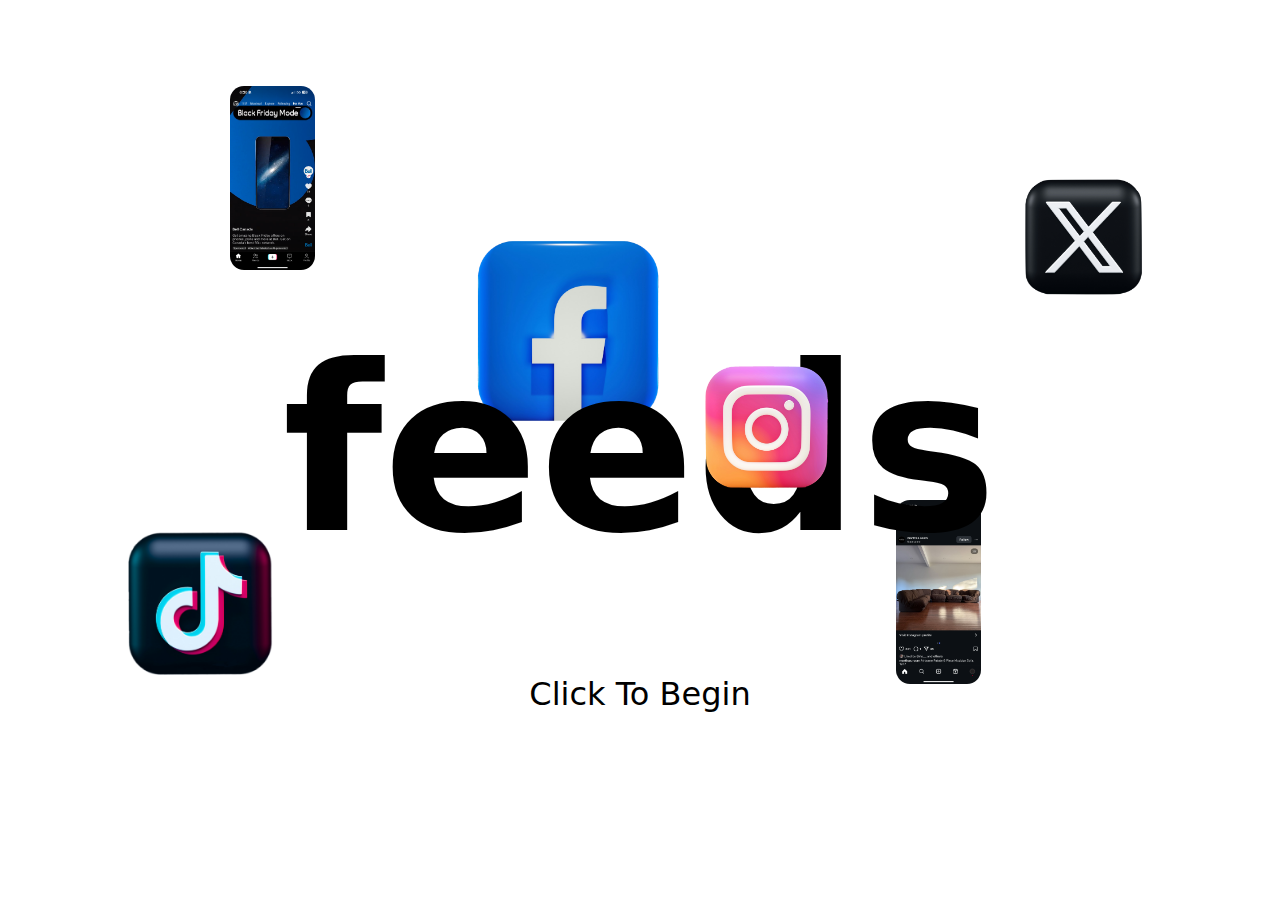
<file: feeds/index.html>
<!DOCTYPE html>
<html lang="en">
  <head>
    <meta charset="UTF-8" />
    <meta name="viewport" content="width=device-width, initial-scale=1.0" />
    <meta name="description" content="Feeds — an interactive experience exploring how social media algorithms shape what we see and who we become. Search, scroll, and discover your own curated feed." />
    <meta name="keywords" content="social media, algorithm, feed, digital identity, art project, interactive experience, TikTok, Instagram, Facebook, X, surveillance, break the feed" />
    <meta name="author" content="Ray Gordon" />
    <title>Feeds</title>
    <link rel="stylesheet" href="css/style2css.css" />
  </head>
  <body>
    <!-- HERO SECTION -->
    <section class="hero">
      <div class="title-wrapper">
        <h1 id="title">feeds</h1>
      </div>

      <div class="icons">
        <img src="imgs/tiktok.png" class="icon small" />
        <img src="imgs/facebook.png" class="icon medium" />
        <img src="imgs/instagram.png" class="icon small" />
        <img src="imgs/x.png" class="icon small" />
        <img src="imgs/instagramfeed.PNG" class="icon thin" />
        <img src="imgs/tiktokfeed.PNG" class="icon small" />
      </div>
      <a class="clickme" href="search.html" id="overrideText">
        Click To Begin
      </a>
      </div>
    </section>
    <script src="script.js"></script>
  </body>
</html>
</file>
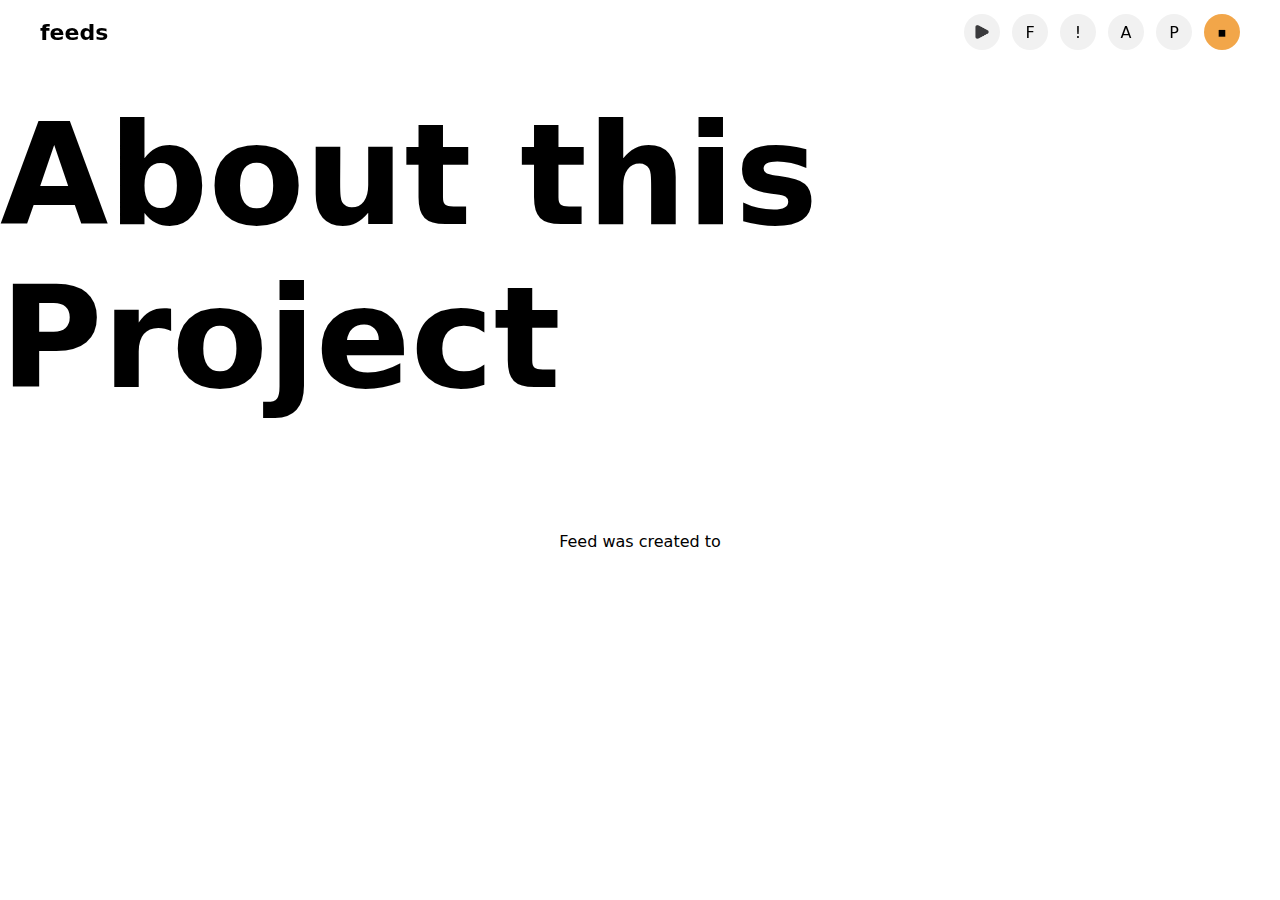
<file: feeds/about.html>
<!DOCTYPE html>
<html lang="en">
  <head>
    <meta charset="UTF-8" />
    <meta name="viewport" content="width=device-width, initial-scale=1.0" />
    <title>About</title>
    <link rel="stylesheet" href="css/break.css" />
  </head>

  <body>
    <header class="top-nav">
      <a href="index.html" class="nav-logo">feeds</a>
      <nav class="nav-icons">
        <a href="search.html" class="nav-icon">
          <img src="imgs/start.png" alt="" />
          <span class="tooltip">Search</span>
        </a>
        <a href="feed.html" class="nav-icon">
          F<span class="tooltip">Feed</span>
        </a>
        <a href="info.html" class="nav-icon">
          !<span class="tooltip">Info & Facts</span>
        </a>
        <a href="about.html" class="nav-icon">
         A<span class="tooltip">Info & Facts</span>
        </a>
        <a href="profile.html" class="nav-icon">
          P<span class="tooltip">Profile</span>
        </a>
        <a href="breakthefeed.html" class="nav-icon stop">
          ⏹ <span class="tooltip">Break the Feed</span>
        </a>
      </nav>
    </header>
    <section class="wrapper">
      <h1>About this Project</h1>
      <div class="feed-quote">
        <p id="overrideText">
            Feed was created to reveal how deeply algorithms influence our online behavior and what we see. Social media tracks and predicts everything we do, shaping our feeds without our awareness. This project exposes those systems and encourages users to think critically about the digital spaces they move through.
        </p>
      </div>

      </div>
    </section>
    <script src="script.js"></script>
  </body>
</html>
</file>
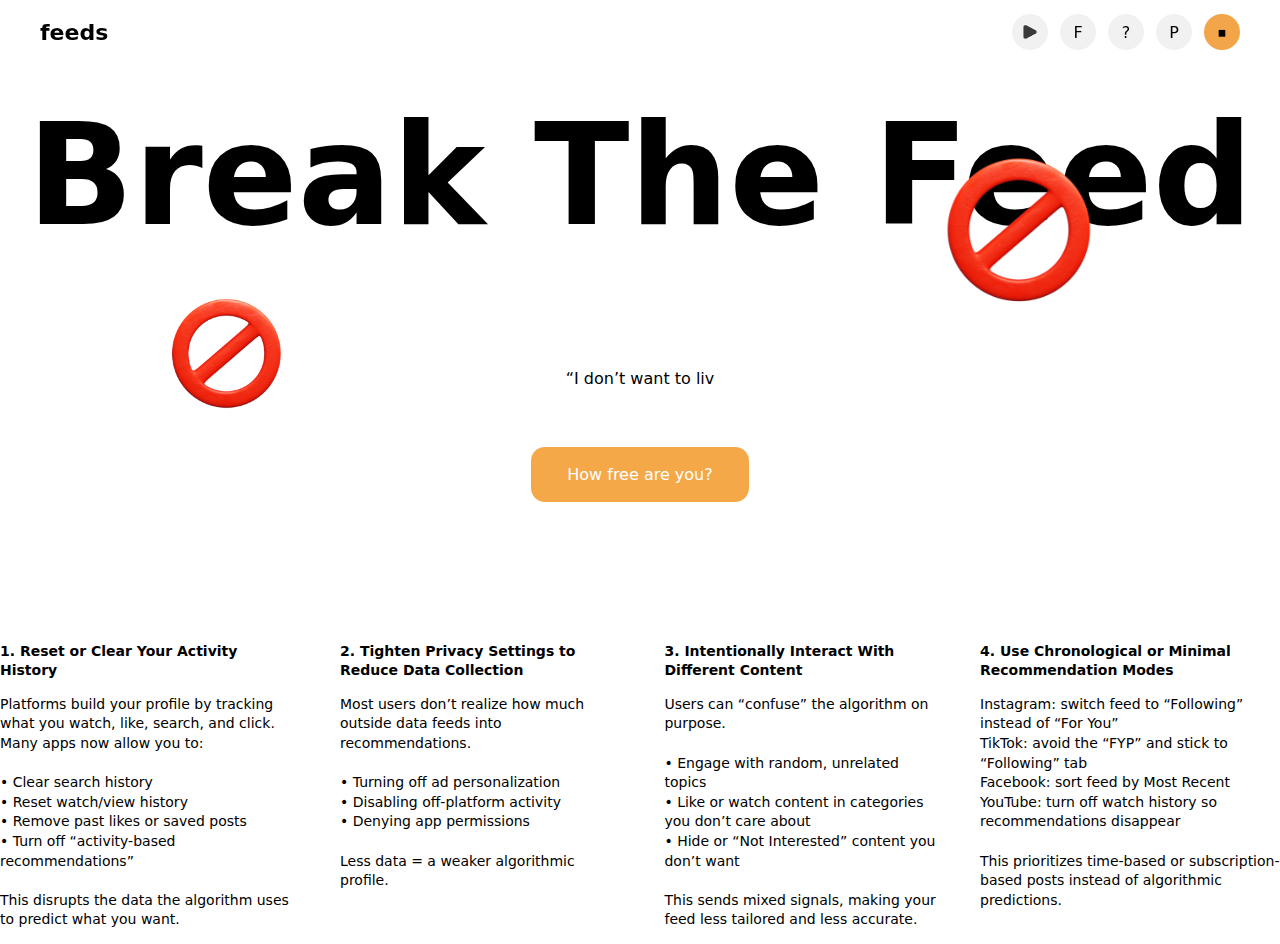
<file: feeds/breakthefeed.html>
<!DOCTYPE html>
<html lang="en">
  <head>
    <meta charset="UTF-8" />
    <meta name="viewport" content="width=device-width, initial-scale=1.0" />
    <title>Break the Feed</title>
    <link rel="stylesheet" href="css/break.css" />
  </head>

  <body>
    <!-- HEADER -->
    <header class="top-nav">
      <a href="index.html" class="nav-logo">feeds</a>

      <nav class="nav-icons">
        <a href="search.html" class="nav-icon">
          <img src="imgs/start.png" alt="" />
          <span class="tooltip">Search</span>
        </a>
        <a href="feed.html" class="nav-icon">
          F<span class="tooltip">Feed</span>
        </a>
        <a href="info.html" class="nav-icon">
          ?<span class="tooltip">Info & Facts</span>
        </a>
        <a href="profile.html" class="nav-icon">
          P<span class="tooltip">Profile</span>
        </a>
        <a href="breakthefeed.html" class="nav-icon stop">
          ⏹ <span class="tooltip">Break the Feed</span>
        </a>
      </nav>
    </header>
    <section class="wrapper">
      <h1>Break The Feed</h1>
      <div class="icons">
        <img src="imgs/redno.png" class="icon small" />
        <img src="imgs/redno.png" class="icon medium" />
      </div>
      <div class="feed-quote">
        <p id="overrideText">
          “I don’t want to live in a world where everything that I say,
          everything I do, everyone I talk to, every expression of creativity or
          love or friendship is recorded.” — Edward Snowden,
          <em>The Guardian</em>, June 2013
        </p>
      </div>
      <div class="button-container">
        <a href="Howfreeisyourfeed.html" class="scroll-btn"
          >How free are you?</a
        >
      </div>

      <div class="feed-steps">
        <div class="step">
          <span class="num">1. Reset or Clear Your Activity History</span>
          <p>
            Platforms build your profile by tracking what you watch, like,
            search, and click. Many apps now allow you to:<br /><br />

            • Clear search history<br />
            • Reset watch/view history<br />
            • Remove past likes or saved posts<br />
            • Turn off “activity-based recommendations”<br /><br />

            This disrupts the data the algorithm uses to predict what you want.
          </p>
        </div>

        <div class="step">
          <span class="num"
            >2. Tighten Privacy Settings to Reduce Data Collection</span
          >
          <p>
            Most users don’t realize how much outside data feeds into
            recommendations.<br /><br />

            • Turning off ad personalization<br />
            • Disabling off-platform activity<br />
            • Denying app permissions<br /><br />

            Less data = a weaker algorithmic profile.
          </p>
        </div>

        <div class="step">
          <span class="num"
            >3. Intentionally Interact With Different Content</span
          >
          <p>
            Users can “confuse” the algorithm on purpose.<br /><br />

            • Engage with random, unrelated topics <br />• Like or watch content
            in categories you don’t care about<br />
            • Hide or “Not Interested” content you don’t want<br /><br />

            This sends mixed signals, making your feed less tailored and less
            accurate.
          </p>
        </div>

        <div class="step">
          <span class="num"
            >4. Use Chronological or Minimal Recommendation Modes</span
          >
          <p>
            Instagram: switch feed to “Following” instead of “For You” <br />
            TikTok: avoid the “FYP” and stick to “Following” tab <br />
            Facebook: sort feed by Most Recent <br />
            YouTube: turn off watch history so recommendations disappear<br /><br />

            This prioritizes time-based or subscription-based posts instead of
            algorithmic predictions.
          </p>
        </div>
      </div>
    </section>
    <script src="script.js"></script>
  </body>
</html>
</file>
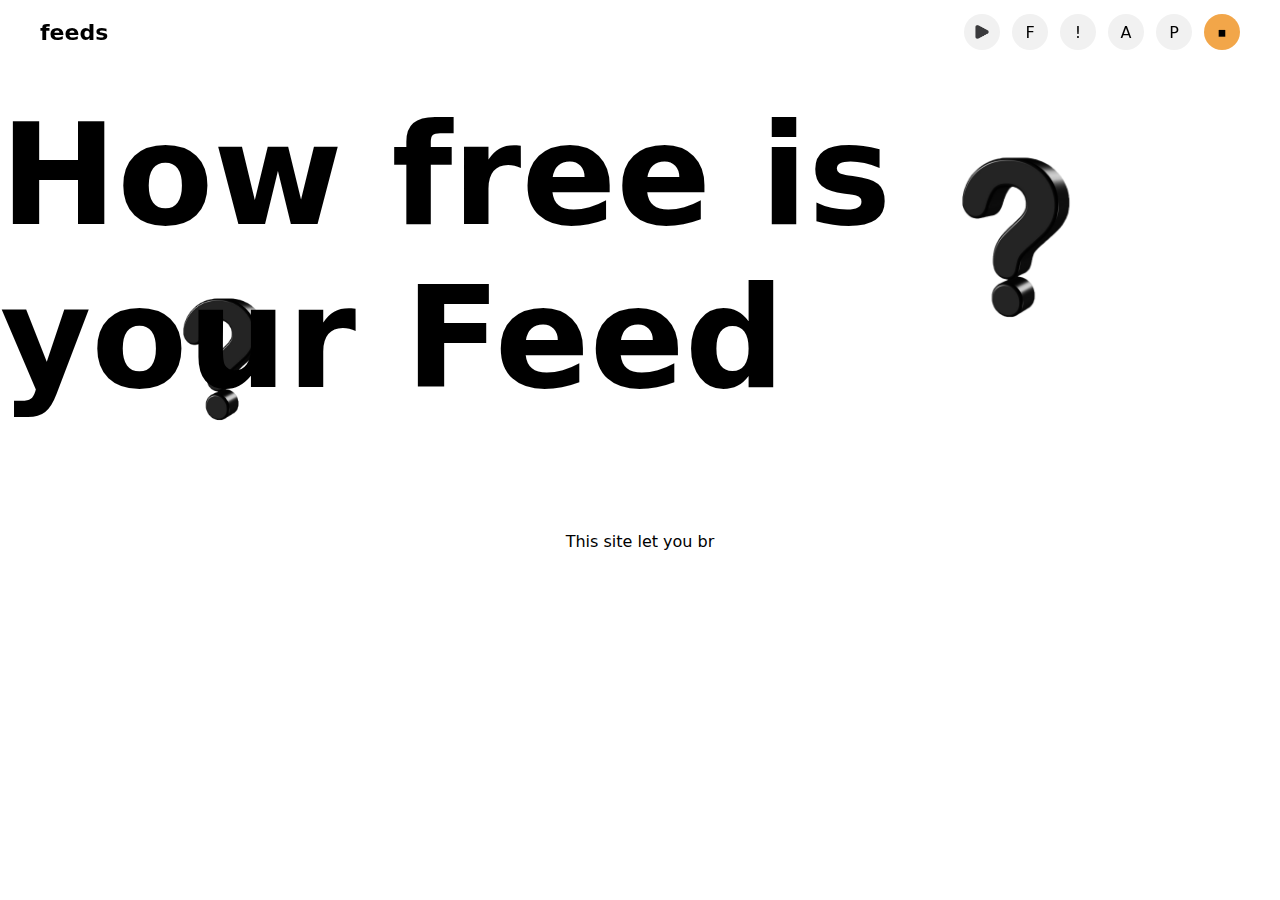
<file: feeds/Howfreeisyourfeed.html>
<!DOCTYPE html>
<html lang="en">
  <head>
    <meta charset="UTF-8" />
    <meta name="viewport" content="width=device-width, initial-scale=1.0" />
    <title>Break the Feed</title>
    <link rel="stylesheet" href="css/break.css" />
  </head>

  <body>
    <header class="top-nav">
      <a href="index.html" class="nav-logo">feeds</a>
      <nav class="nav-icons">
        <a href="search.html" class="nav-icon">
          <img src="imgs/start.png" alt="" />
          <span class="tooltip">Search</span>
        </a>
        <a href="feed.html" class="nav-icon">
          F<span class="tooltip">Feed</span>
        </a>
        <a href="info.html" class="nav-icon">
          !<span class="tooltip">Info & Facts</span>
        </a>
        <a href="about.html" class="nav-icon">
          A<span class="tooltip">About</span>
        </a>
        <a href="profile.html" class="nav-icon">
          P<span class="tooltip">Profile</span>
        </a>
        <a href="breakthefeed.html" class="nav-icon stop">
          ⏹ <span class="tooltip">Break the Feed</span>
        </a>
      </nav>
    </header>
    <section class="wrapper">
      <h1>How free is your Feed</h1>
      <div class="icons">
        <img src="imgs/questionmark.png" class="icon small" />
        <img src="imgs/questionmark.png" class="icon medium" />
      </div>
      <div class="feed-quote">
        <p id="overrideText">
          This site let you break the feed for a moment but outside of here, the loop continues. 
          Algorithms will keep studying you, predicting you, and curating your world one click at a time.
           Now that you’ve seen how easily your digital self is constructed, consider this: How free is your feed ?
        </p>
      </div>

      </div>
    </section>
    <script src="script.js"></script>
  </body>
</html>
</file>
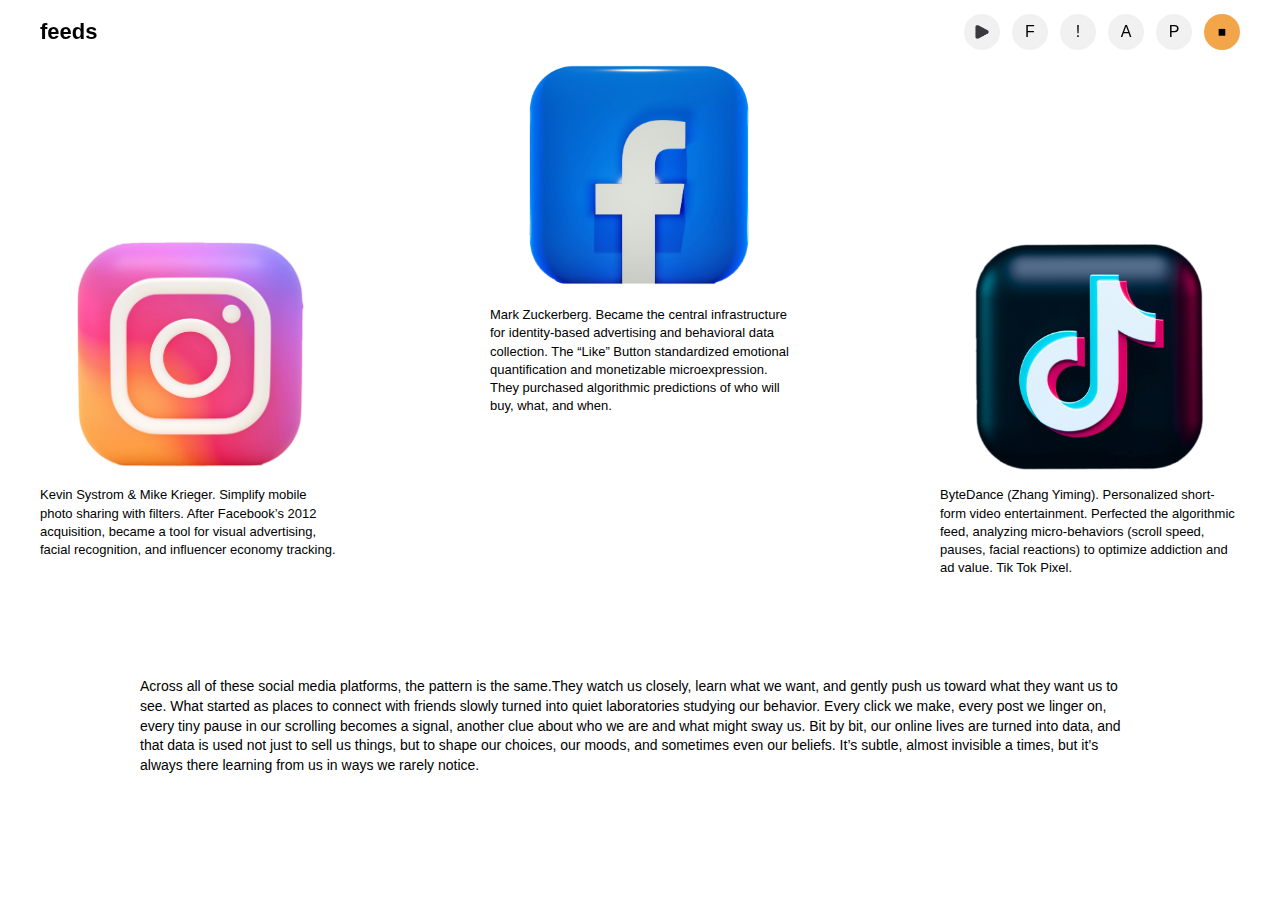
<file: feeds/info.html>
<!DOCTYPE html>
<html lang="en">
  <head>
    <meta charset="UTF-8" />
    <meta name="viewport" content="width=device-width, initial-scale=1.0" />
    <title>Feeds – Info</title>
    <link rel="stylesheet" href="css/info.css" />
  </head>

  <body>
    <div id="falling-squares"></div>

    <header class="top-nav">
      <a href="index.html" class="nav-logo">feeds</a>
      <nav class="nav-icons">
        <a href="search.html" class="nav-icon">
          <img src="imgs/start.png" alt="" />
          <span class="tooltip">Search</span>
        </a>
        <a href="feed.html" class="nav-icon">
          F<span class="tooltip">Feed</span>
        </a>
        <a href="info.html" class="nav-icon">
          !<span class="tooltip">Info & Facts</span>
        </a>
        <a href="about.html" class="nav-icon">
          A<span class="tooltip">Info & Facts</span>
        </a>
        <a href="profile.html" class="nav-icon">
          P<span class="tooltip">Profile</span>
        </a>
        <a href="breakthefeed.html" class="nav-icon stop">
          ⏹ <span class="tooltip">Break the Feed</span>
        </a>
      </nav>
    </header>
    <!-- INFO CONTENT -->
    <main class="info-content">
      <section class="info-grid">
        <article class="info-card level-low">
          <img src="imgs/instagram.png" alt="Instagram icon" />
          <p class="info-caption">
            Kevin Systrom & Mike Krieger. Simplify mobile photo sharing with
            filters. After Facebook’s 2012 acquisition, became a tool for visual
            advertising, facial recognition, and influencer economy tracking.
          </p>
        </article>

        <!-- MIDDLE / MID -->
        <article class="info-card level-high">
          <img src="imgs/facebook.png" alt="Facebook icon" />
          <p class="info-caption">
            Mark Zuckerberg. Became the central infrastructure for
            identity-based advertising and behavioral data collection. The
            “Like” Button standardized emotional quantification and monetizable
            microexpression. They purchased algorithmic predictions of who will
            buy, what, and when.
          </p>
        </article>

        <!-- RIGHT / LOW -->
        <article class="info-card level-low">
          <img src="imgs/tiktok.png" alt="X icon" />
          <p class="info-caption">
            ByteDance (Zhang Yiming). Personalized short-form video
            entertainment. Perfected the algorithmic feed, analyzing
            micro-behaviors (scroll speed, pauses, facial reactions) to optimize
            addiction and ad value. Tik Tok Pixel.
          </p>
        </article>
      </section>

      <!-- Long paragraph at bottom -->
      <section class="info-long">
        <p>
          Across all of these social media platforms, the pattern is the
          same.They watch us closely, learn what we want, and gently push us
          toward what they want us to see. What started as places to connect
          with friends slowly turned into quiet laboratories studying our
          behavior. Every click we make, every post we linger on, every tiny
          pause in our scrolling becomes a signal, another clue about who we are
          and what might sway us. Bit by bit, our online lives are turned into
          data, and that data is used not just to sell us things, but to shape
          our choices, our moods, and sometimes even our beliefs. It’s subtle,
          almost invisible a times, but it’s always there learning from us in
          ways we rarely notice.
        </p>
      </section>
    </main>

    <script src="script.js"></script>
  </body>
</html>
</file>
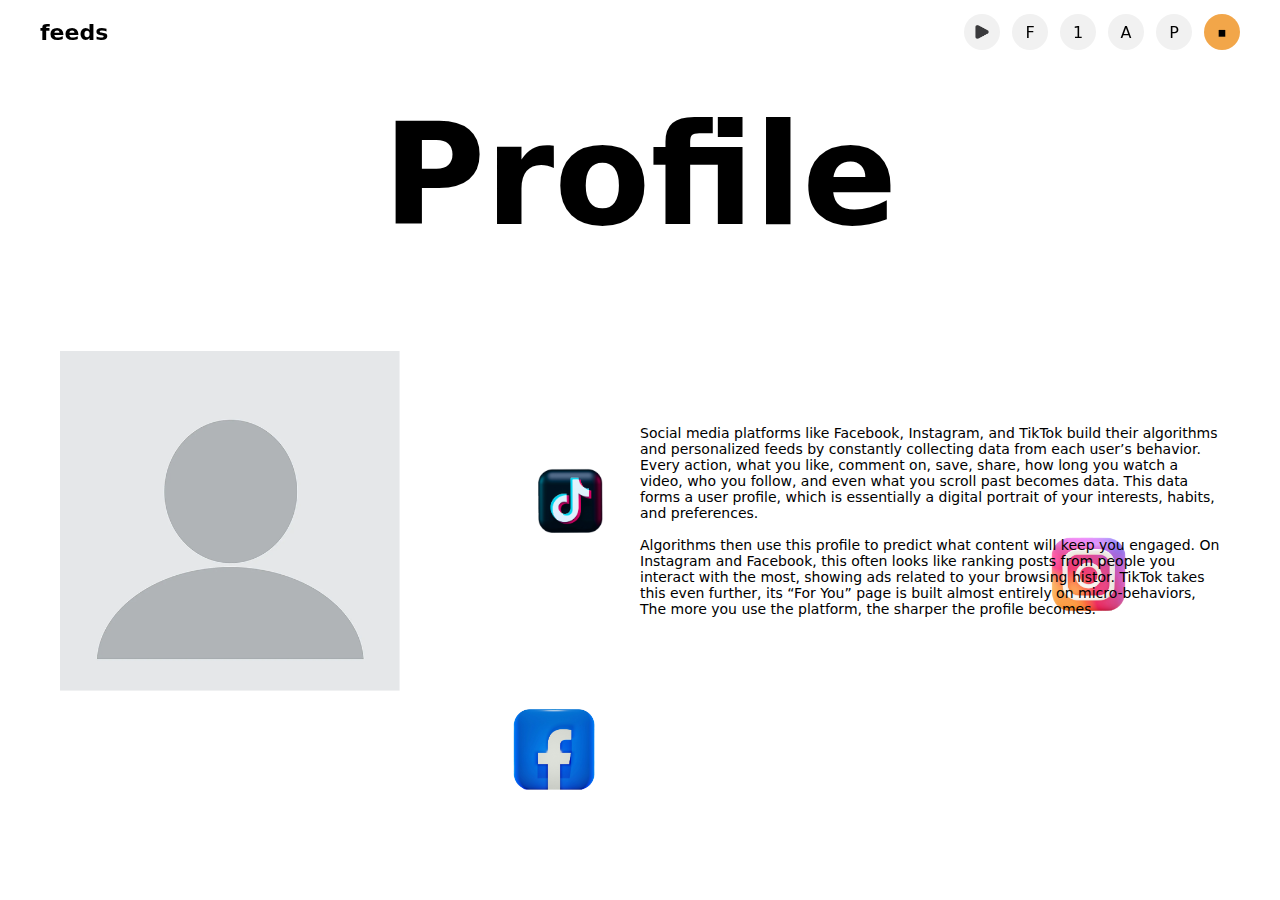
<file: feeds/profile.html>
<!DOCTYPE html>
<html lang="en">
  <head>
    <meta charset="UTF-8" />
    <meta name="viewport" content="width=device-width, initial-scale=1.0" />
    <title>Profile</title>
    <link rel="stylesheet" href="css/break.css" />
  </head>

  <body>
    <!-- HEADER -->
    <header class="top-nav">
      <a href="index.html" class="nav-logo">feeds</a>
      <nav class="nav-icons">
        <a href="search.html" class="nav-icon">
          <img src="imgs/start.png" alt="" />
          <span class="tooltip">Search</span>
        </a>
        <a href="feed.html" class="nav-icon">
          F<span class="tooltip">Feed</span>
        </a>
        <a href="info.html" class="nav-icon">
          1<span class="tooltip">Info & Facts</span>
        </a>
        <a href="about.html" class="nav-icon">
          A<span class="tooltip">Info & Facts</span>
         </a>
        <a href="profile.html" class="nav-icon">
          P<span class="tooltip">Profile</span>
        </a>
        <a href="breakthefeed.html" class="nav-icon stop">
          ⏹ <span class="tooltip">Break the Feed</span>
        </a>
      </nav>
    </header>
    <section class="wrapper">
      <h1>Profile</h1>

      <div class="profile-info">
        <img src="imgs/profile.image 1.png" alt="profile-img" />
        <p>
          Social media platforms like Facebook, Instagram, and TikTok build
          their algorithms and personalized feeds by constantly collecting
          data from each user’s behavior. Every action, what you like, comment
          on, save, share, how long you watch a video, who you follow, and even
          what you scroll past becomes data. This data forms a user profile,
          which is essentially a digital portrait of your interests, habits, and
          preferences.</br></br>Algorithms then use this profile to predict what content
          will keep you engaged. On Instagram and Facebook, this often looks
          like ranking posts from people you interact with the most, showing ads
          related to your browsing histor. TikTok takes this even further, its “For
          You” page is built almost entirely on micro-behaviors, The more
          you use the platform, the sharper the profile becomes.
      </div>
      <div class="medias">
        <img src="imgs/tiktok.png" class="media-img" />
        <img src="imgs/facebook.png" class="media-img" />
        <img src="imgs/instagram.png" class="media-img" />
      </div>
    </section>
    <script src="script.js"></script>
  </body>
</html>
</file>
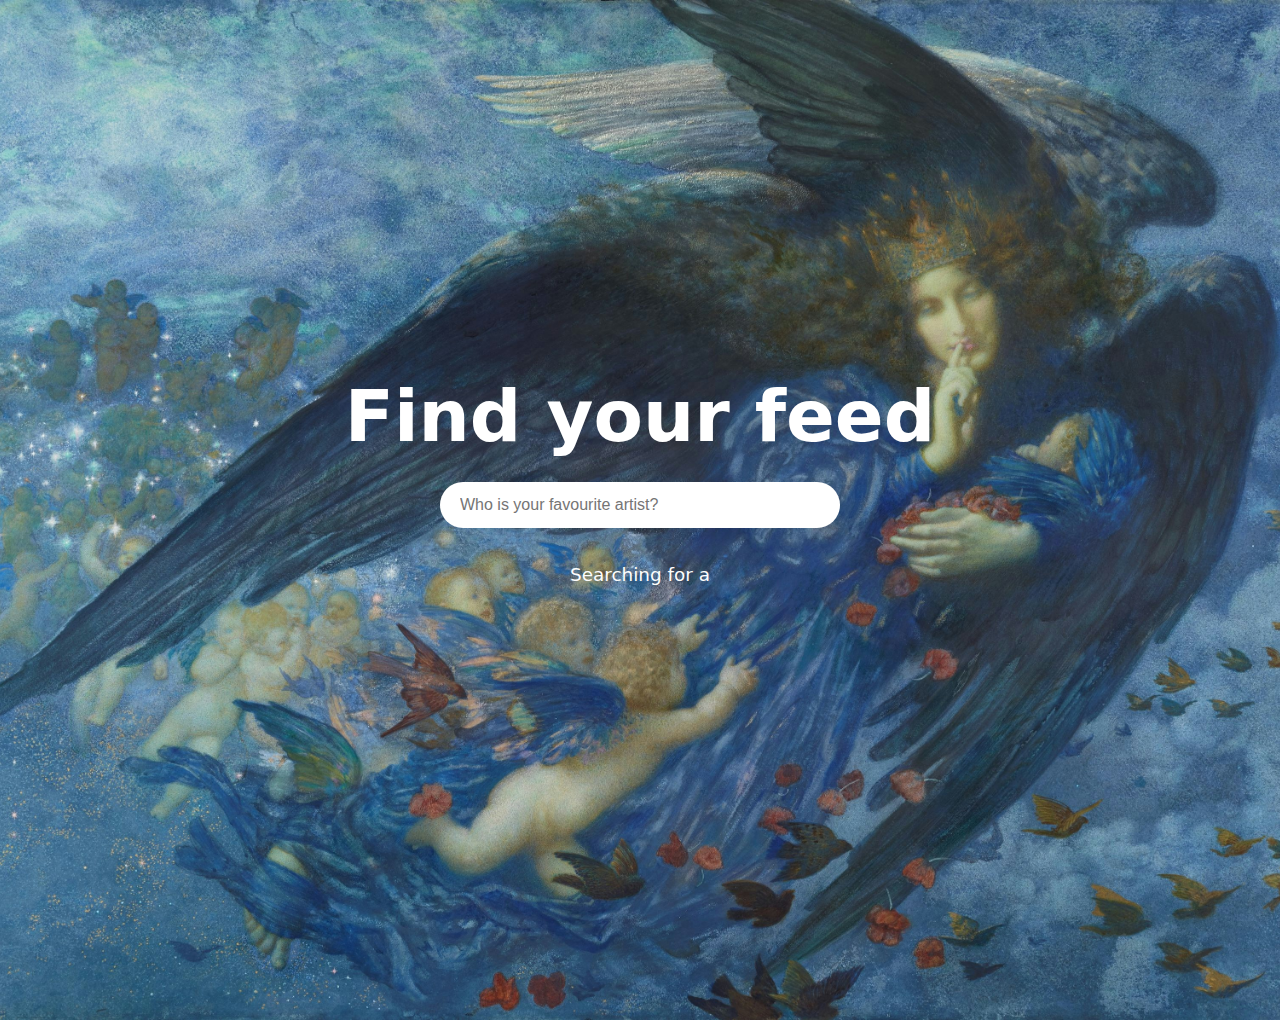
<file: feeds/search.html>
<!DOCTYPE html>
<html lang="en">
  <head>
    <meta charset="UTF-8" />
    <meta name="viewport" content="width=device-width, initial-scale=1.0" />
    <title>Feeds</title>
    <link rel="stylesheet" href="css/style.css" />
  </head>
  <body>
    <section class="search-section">
      <h2>Find your feed</h2>

      <div class="search-box">
        <input
          id="searchInput"
          type="text"
          placeholder="Who is your favourite artist?"
        />
      </div>
      <div class="info">
        <p class="description" id="overrideText">
          Searching for an artist? We’ll pull up their work for you.
        </p>
      </div>
    </section>

    <script src="script.js"></script>
  </body>
</html>
</file>
<file: feeds/css/break.css>
body {
  margin: 0;
  padding: 0;
  font-family: "Inter", system-ui, -apple-system, BlinkMacSystemFont, sans-serif;
  overflow-x: hidden;
  background-color: #ffffff;
  user-select: none;
}
.top-nav,
.top-bar {
  position: fixed;
  top: 0;
  left: 0;
  right: 0;
  height: 64px;
  padding: 0 40px;
  display: flex;
  justify-content: space-between;
  align-items: center;
  box-sizing: border-box;
  z-index: 100;
  background: transparent;
}

.nav-logo {
  font-size: 22px;
  font-weight: 700;
  text-decoration: none;
  color: #000;
}

.nav-icons {
  display: flex;
  gap: 12px;
}

.nav-icon {
  width: 36px;
  height: 36px;
  border-radius: 50%;
  background: #f1f1f1;
  display: flex;
  align-items: center;
  justify-content: center;
  font-size: 16px;
  text-decoration: none;
  color: #000;
  cursor: pointer;
}

.nav-icon.stop {
  background: #f2a649;
}
.nav-icon img {
  width: 40%;
  height: 40%;
  object-fit: contain;
  pointer-events: none;
}
.nav-icon {
  position: relative;
}

.tooltip {
  position: absolute;
  bottom: -32px;
  left: 50%;
  transform: translateX(-50%);
  background: rgb(0, 0, 0);
  color: rgb(255, 255, 255);
  padding: 6px 10px;
  font-size: 12px;
  font-weight: 600;
  border-radius: 8px;
  white-space: nowrap;
  opacity: 0;
  pointer-events: none;
  transition: opacity 0.25s ease, transform 0.25s ease;
  z-index: 999;
  transform-origin: center;
}

/* Show tooltip on hover */
.nav-icon:hover .tooltip {
  opacity: 1;
  transform: translateX(-50%) translateY(4px);
}

.header {
  width: 36px;
  height: 36px;
  background: #e5e5e5;
  border-radius: 50%;
  display: flex;
  align-items: center;
  justify-content: center;
  font-weight: 500;
}

.user {
  background: #dcdcdc;
}

.wrapper {
  display: flex;
  flex-direction: column;
  align-items: center;
  justify-content: center;
  z-index: 10;
}
h1 {
  justify-content: center;
  font-size: 140px;
  font-weight: 700;
  color: rgb(0, 0, 0);
  z-index: 9997;
}
@keyframes floatUpDown {
  0% {
    transform: translateY(0);
  }
  50% {
    transform: translateY(-12px);
  }
  100% {
    transform: translateY(0);
  }
}

.icon {
  position: absolute;
  animation: floatUpDown 3.5s ease-in-out infinite;
}

/* tiktok */
.icon:nth-child(1) {
  left: 12%;
  top: 32%;
  animation-delay: 0.8s;
  z-index: 9994;
  width: 145px;
}
/* facebook */
.icon:nth-child(2) {
  right: 13%;
  top: 16%;
  animation-delay: none;
  width: 190px;
  z-index: 9999;
}
.feed-quote {
  max-width: 620px;
  font-size: 16px;
  line-height: 1.5;
}

/* STEP LAYOUT */
.feed-steps {
  margin-top: 80px;
  display: flex;
  justify-content: space-between;
  gap: 40px;
}

.step {
  max-width: 300px;
  font-size: 14px;
  line-height: 1.4;
}

.num {
  font-weight: 700;
  margin-right: 4px;
}
.profile-info img {
  height: 340px;
}
.profile-info {
  display: flex;
  flex-direction: row;
  align-items: center;
  justify-content: space-between;
  gap: 240px;
}
.profile-info p {
  max-width: 580px;
  font-size: 14px;
  z-index: 9999;
}
.media {
  position: relative;
}
.media-img {
  position: absolute;
  animation: floatUpDown 3.5s ease-in-out infinite;
}
.media-img:nth-child(1) {
  left: 42%;
  top: 52%;
  animation-delay: 0.8s;
  z-index: 9994;
  width: 65px;
}
.media-img:nth-child(2) {
  left: 40%;
  bottom: 12%;
  animation-delay: 0.4s;
  z-index: 9994;
  width: 85px;
}
.media-img:nth-child(3) {
  right: 12%;
  bottom: 32%;
  animation-delay: 0.8s;
  z-index: 9994;
  width: 75px;
}
.cursor-square {
  position: fixed;
  width: 26px;
  height: 26px;
  background: #b5b5b5;
  border-radius: 2px;
  pointer-events: none;
  opacity: 0.9;
  transform: translate(-50%, -50%);
  z-index: 99999;
  transition: opacity 0.2s linear;
}
@keyframes blink {
  0% {
    opacity: 0.8;
  }
  50% {
    opacity: 0.35;
  }
  100% {
    opacity: 0.8;
  }
}
.button-container {
  width: 100%;
  display: flex;
  justify-content: center;
  margin: 40px 0 60px;
}
.scroll-btn {
  align-items: center;
  justify-content: center;
  padding: 18px 36px;
  border-radius: 14px;
  background-color: #f4a848;
  color: rgb(255, 255, 255);
  font-size: 16px;
  font-weight: 500;
  margin: 0px auto 0;
  animation: blink 1s infinite ease-in-out;
  text-decoration: none;
  border: none;
  cursor: pointer;
}
.scroll-btn:hover {
  background-color: #e11c4c;
}
.scroll-btn a {
  text-decoration: none;
  color: #ffffff;
}
@media (max-width: 900px) {
  .feed-steps {
    margin-top: 40px;
    flex-direction: column;
    gap: 24px;
  }

  .feed-quote {
    margin-left: 0;
  }
  .top-nav,
  .top-bar {
    padding: 0 12px;
    height: 52px;
  }

  .nav-logo {
    font-size: 16px;
  }

  .nav-icon {
    width: 30px;
    height: 30px;
    font-size: 12px;
  }

  .nav-icons {
    gap: 6px;
  }
  h1 {
    justify-content: center;
    margin-top: 60px;
    font-size: 40px;
    font-weight: 700;
    color: rgb(0, 0, 0);
    z-index: 9997;
  }

  .icon:nth-child(1) {
    left: 12%;
    top: 12%;
    animation-delay: 0.8s;
    z-index: 9994;
    width: 45px;
  }
  /* facebook */
  .icon:nth-child(2) {
    right: 13%;
    top: 16%;
    animation-delay: none;
    width: 90px;
    z-index: 9999;
  }
  .feed-quote {
    max-width: 320px;
    font-size: 14px;
    line-height: 1.5;
    z-index: 12000;
  }
  .top-nav,
  .top-bar {
    position: fixed;
  }
  .profile-info img {
    height: 260px;
  }
  .profile-info {
    display: flex;
    flex-direction: column;
    align-items: center;
    justify-content: space-between;
    gap: 0px;
  }
  .profile-info p {
    max-width: 360px;
    font-size: 14px;
    z-index: 9999;
  }
  .media-img:nth-child(1) {
    left: 22%;
    top: 32%;
    animation-delay: 0.8s;
    z-index: 9994;
    width: 25px;
  }
  .media-img:nth-child(2) {
    left: 30%;
    bottom: 12%;
    animation-delay: 0.4s;
    z-index: 9994;
    width: 35px;
  }
  .media-img:nth-child(3) {
    right: 12%;
    bottom: 32%;
    animation-delay: 0.8s;
    z-index: 9994;
    width: 45px;
  }
}
</file>
<file: feeds/css/info.css>
body {
  margin: 0;
  padding: 0;
  background: #ffffff;
  font-family: "Inter", sans-serif;
  color: #000000;
  user-select: none;
}

.top-nav,
.top-bar {
  position: fixed;
  top: 0;
  left: 0;
  right: 0;
  height: 64px;
  padding: 0 40px;
  display: flex;
  justify-content: space-between;
  align-items: center;
  box-sizing: border-box;
  z-index: 100;
  background: transparent;
}

.nav-logo {
  font-size: 22px;
  font-weight: 700;
  text-decoration: none;
  color: rgb(0, 0, 0);
}

.nav-icons {
  display: flex;
  gap: 12px;
}

.nav-icon {
  width: 36px;
  height: 36px;
  border-radius: 50%;
  background: #f1f1f1;
  display: flex;
  align-items: center;
  justify-content: center;
  font-size: 16px;
  text-decoration: none;
  color: #000;
  cursor: pointer;
}

.nav-icon.stop {
  background: #f2a649;
}
.nav-icon img {
  width: 40%;
  height: 40%;
  object-fit: contain;
  pointer-events: none;
}
.nav-icon {
  position: relative;
}

.tooltip {
  position: absolute;
  bottom: -32px;
  left: 50%;
  transform: translateX(-50%);
  background: rgb(252, 252, 252);
  color: #000;
  padding: 6px 10px;
  font-size: 12px;
  font-weight: 600;
  border-radius: 8px;
  white-space: nowrap;
  opacity: 0;
  pointer-events: none;
  transition: opacity 0.25s ease, transform 0.25s ease;
  z-index: 999;
  transform-origin: center;
}

/* Show tooltip on hover */
.nav-icon:hover .tooltip {
  opacity: 1;
  transform: translateX(-50%) translateY(4px);
}

.info-content {
  max-width: 1400px;
  margin: 20px auto 80px;
  padding: 0 40px;
  box-sizing: border-box;
}

/* Row of big icons */
.info-grid {
  display: flex;
  justify-content: space-between;
  align-items: flex-start;
  gap: 80px;
}

/* Each icon + text block */
.info-card {
  position: relative;
  text-align: left;
  max-width: 300px;
}

/* The hanging line above each icon */

/* Icon size */
.info-card img {
  width: clamp(180px, 18vw, 260px);
  display: block;
  margin: 0 auto 16px;
}

/* Caption under each icon */
.info-caption {
  font-size: 13px;
  line-height: 1.4;
  margin: 0;
}

/* Different vertical levels */
.level-high {
  margin-top: 40px;
  animation-delay: 1s;
}

.level-low {
  margin-top: 220px;
}

/* Long paragraph at the bottom */
.info-long {
  margin-top: 100px;
}

.info-long p {
  max-width: 1000px;
  margin: 0 auto;
  font-size: 14px;
  line-height: 1.4;
  text-align: left;
}

.cursor-square {
  position: fixed;
  width: 26px;
  height: 26px;
  background: #b5b5b5;
  border-radius: 2px;
  pointer-events: none;
  opacity: 0.9;
  transform: translate(-50%, -50%);
  z-index: 99999;
  transition: opacity 0.2s linear;
}

/* 3 columns on medium screens */
@media (max-width: 1200px) {
  .masonry {
    column-count: 3;
  }
}

/* 2 columns on tablets */
@media (max-width: 900px) {
  .masonry {
    column-count: 2;
  }
}

/* 1 column on phones */
@media (max-width: 600px) {
  .masonry {
    column-count: 1;
  }
}

/* ========= RESPONSIVE INFO PAGE ========= */

@media (max-width: 900px) {
  .info-content {
    padding: 0 20px;
  }

  .info-grid {
    flex-direction: column;
    align-items: center;
    gap: 60px;
  }

  /* flatten levels a bit on small screens */
  .level-high,
  .level-mid,
  .level-low {
    margin-top: 60px;
  }

  .info-card::before {
    height: 150px;
    top: -150px;
  }

  .info-long {
    margin-top: 100px;
  }
  .top-nav,
  .top-bar {
    padding: 0 12px;
    height: 52px;
  }

  .top-nav,
  .top-bar {
    padding: 0 12px;
    height: 52px;
  }

  .nav-logo {
    font-size: 16px;
  }

  .nav-icon {
    width: 30px;
    height: 30px;
    font-size: 12px;
  }

  .nav-icons {
    gap: 6px;
  }
}
</file>
<file: feeds/css/style.css>
html,
body {
  margin: 0;
  padding: 0;
  font-family: "Inter", system-ui, -apple-system, BlinkMacSystemFont, sans-serif;
  overflow-x: hidden;
  background-color: #000000;
  justify-content: center;
}

/* SEARCH SECTION */
.search-section {
  min-height: 100vh;
  padding: 60px 20px;
  background-image: url("../imgs/birmingh.jpg"); /* change to your image path */
  background-size: cover; /* makes image fill the screen */
  background-position: center; /* centers the image */
  background-repeat: no-repeat; /* no repeat */
  display: flex;
  flex-direction: column;
  align-items: center;
  justify-content: center;
  text-align: center;
  overflow: hidden;
}

.search-section h2 {
  font-size: clamp(2.4rem, 7vw, 4.5rem);
  color: #ffffff;
  margin: 0 0 24px;
}
.search-box {
  width: 100%;
  display: flex;
  justify-content: center;
}

.search-box input {
  width: min(100%, 360px);
  padding: 14px 20px;
  border-radius: 50px;
  border: none;
  outline: none;
  font-size: 1rem;
}

.info {
  max-width: 640px;
  margin: 32px;
  padding: 0 16px 24px;
  text-align: center;
}

.info p {
  color: #fdfdfd;
}

.description {
  font-size: clamp(0.95rem, 3vw, 1.15rem);
  line-height: 1.6;
  margin: 0;
}

/* Cursor Trail Squares */
.cursor-square {
  position: fixed;
  width: 26px;
  height: 26px;
  background: #b5b5b5;
  border-radius: 2px;
  pointer-events: none;
  opacity: 0.9;
  transform: translate(-50%, -50%);
  z-index: 99999;
  transition: opacity 0.2s linear;
}
#falling-squares {
  position: fixed;
  top: 0;
  left: 0;
  width: 100vw;
  height: 100vh;
  pointer-events: none;
  overflow: hidden;
  z-index: 0; /* stays behind everything */
}

.square {
  position: absolute;
  width: 12px;
  height: 24px;
  background: rgb(255, 255, 255); /* subtle grey */
  border-radius: 3px;
  animation: fall linear infinite;
}
@keyframes fall {
  from {
    transform: translateY(-10vh);
    opacity: 0;
  }
  to {
    transform: translateY(110vh);
    opacity: 1;
  }
}

@media (max-width: 480px) {
  .search-section {
    min-height: 100vh;
  }

  .search-section h2 {
    margin-bottom: 18px;
  }

  .info {
    margin-top: 80px;
    margin: 20px;
    padding: 0px;
  }
}
</file>
<file: feeds/css/style2css.css>
/* Reset + overflow fix */
html,
body {
  margin: 0;
  padding: 0;
  font-family: "Inter", system-ui, -apple-system, BlinkMacSystemFont, sans-serif;
  overflow-x: hidden;
  background-color: #ffffff;
}
/* HEADER */
.top-bar {
  width: 100%;
  padding: 24px 40px;
  display: flex;
  justify-content: space-between;
  align-items: center;
  box-sizing: border-box;
}

.logo {
  font-size: 22px;
  font-weight: 700;
}
.logo a {
  text-decoration: none;
  color: rgb(255, 255, 255);
}
.header-right {
  display: flex;
  gap: 16px;
}

/* HERO SECTION */
.hero {
  height: 100vh;
  position: relative;
  display: flex;
  flex-direction: column;
  user-select: none;
}

.title-wrapper {
  position: absolute;
  top: 50%;
  left: 50%;
  transform: translate(-50%, -50%);
  text-align: center;
  z-index: 10;
}

@keyframes blink {
  0% {
    opacity: 0.8;
  }
  50% {
    opacity: 0.35;
  }
  100% {
    opacity: 0.8;
  }
}

.clickme {
  position: absolute;
  top: 75%;
  left: 50%;
  transform: translateX(-50%);
  font-size: 32px;
  font-weight: 500;
  color: #000;
  cursor: pointer;
  animation: blink 1s infinite ease-in-out;
  text-decoration: none;
  z-index: 9999;
}
.clickme a {
  text-decoration: none;
}

h1 {
  font-size: 128px;
  font-weight: 700;
  color: rgb(0, 0, 0);
}
#title {
  color: rgb(0, 0, 0);
  font-size: clamp(3.5rem, 18vw, 16rem);
  text-align: center;
  pointer-events: none;
}
.logo {
  font-size: 22px;
  font-weight: 700;
}
.logo a {
  text-decoration: none;
  color: rgb(0, 0, 0);
}
/* ANIMATION*/
@keyframes floatUpDown {
  0% {
    transform: translateY(0);
  }
  50% {
    transform: translateY(-12px);
  }
  100% {
    transform: translateY(0);
  }
}

/* ICONS */
.icons {
  position: relative;
  height: 300px;
  pointer-events: none;
  user-select: none;
}

.icon {
  margin-top: 80px;
  position: absolute;
  animation: floatUpDown 3.5s ease-in-out infinite;
}

/* tiktok */
.icon:nth-child(1) {
  left: 10%;
  top: 150%;
  animation-delay: 0s;
  z-index: 88888;
  width: 145px;
}
/* facebook */
.icon:nth-child(2) {
  left: 37%;
  top: 52%;
  animation-delay: 0.6s;
  width: 190px;
}
/* instagram */
.icon:nth-child(3) {
  left: 55%;
  top: 95%;
  animation-delay: 0.9s;
  width: 125px;
  z-index: 88888;
}
/* x */
.icon:nth-child(4) {
  left: 80%;
  top: 32%;
  animation-delay: 1.2s;
  width: 120px;
}
/* instagramfeed */
.icon:nth-child(5) {
  left: 70%;
  top: 140%;
  animation: none;
  border-radius: 14px;
  width: 85px;
}
/* tiktokfeed */
.icon:nth-child(6) {
  left: 18%;
  top: 2%;
  animation: none;
  border-radius: 14px;
  width: 85px;
}

/* Cursor Trail Squares */
.cursor-square {
  position: fixed;
  width: 26px;
  height: 26px;
  background: #b5b5b5;
  border-radius: 2px;
  pointer-events: none;
  opacity: 0.9;
  transform: translate(-50%, -50%);
  z-index: 99999;
  transition: opacity 0.2s linear;
}
@media (max-width: 768px) {
  .hero {
    height: 100vh;
  }
  .icons {
    position: none;
    height: none;
  }
  .clickme {
    top: 68%;
    font-size: 20px;
  }

  .icon {
    margin-top: 0;
    transform: scale(0.7);
  }

  .icon:nth-child(1) {
    /* tiktok */
    left: 8%;
    top: 170%;
    width: 65px;
  }

  .icon:nth-child(2) {
    /* facebook */
    left: 50%;
    top: 118%;
    width: 75px;
  }

  .icon:nth-child(3) {
    /* instagram */
    left: 80%;
    top: 165%;
    width: 55px;
  }

  .icon:nth-child(4) {
    /* x */
    left: 25%;
    top: 40%;
    width: 55px;
  }

  .icon:nth-child(5) {
    /* instagramfeed */
    left: 65%;
    top: 62%;
    width: 55px;
  }

  .icon:nth-child(6) {
    /* tiktokfeed */
    left: 15%;
    top: 80%;
    width: 55px;
  }
}
</file>
